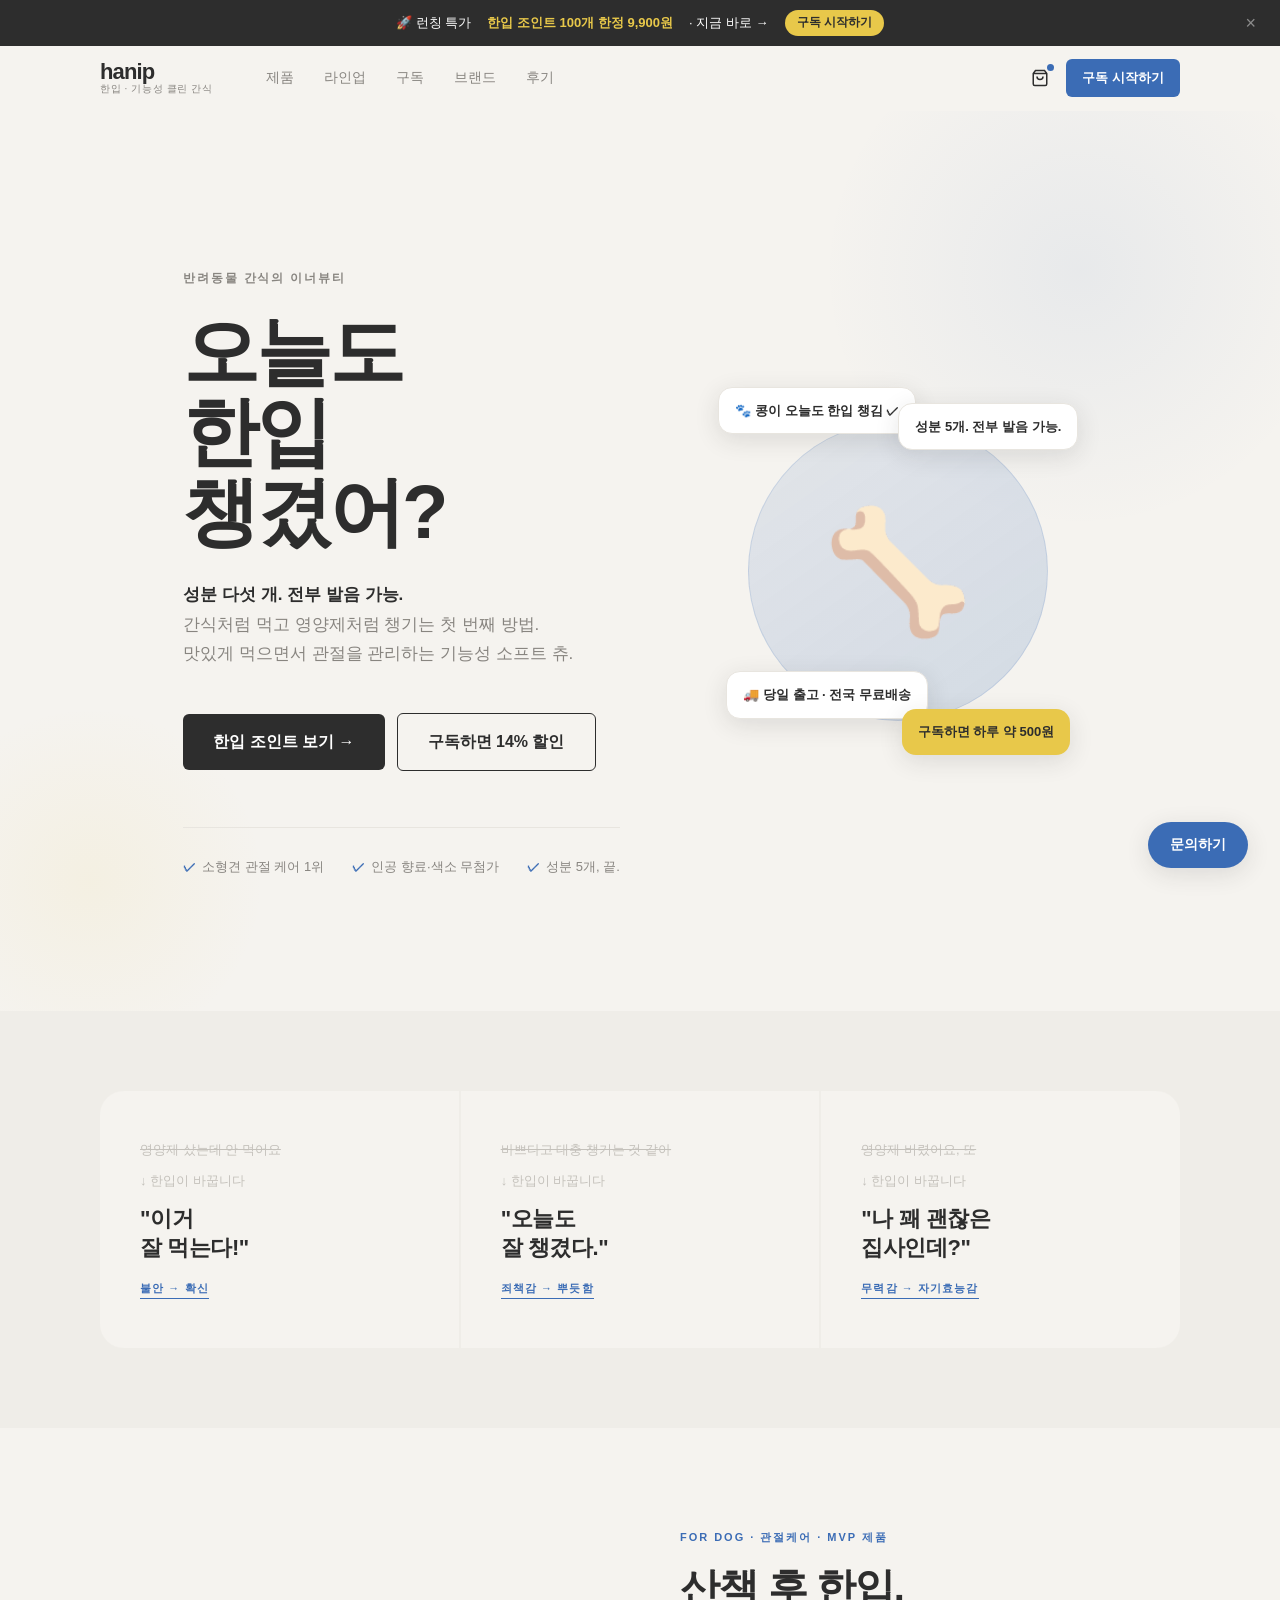
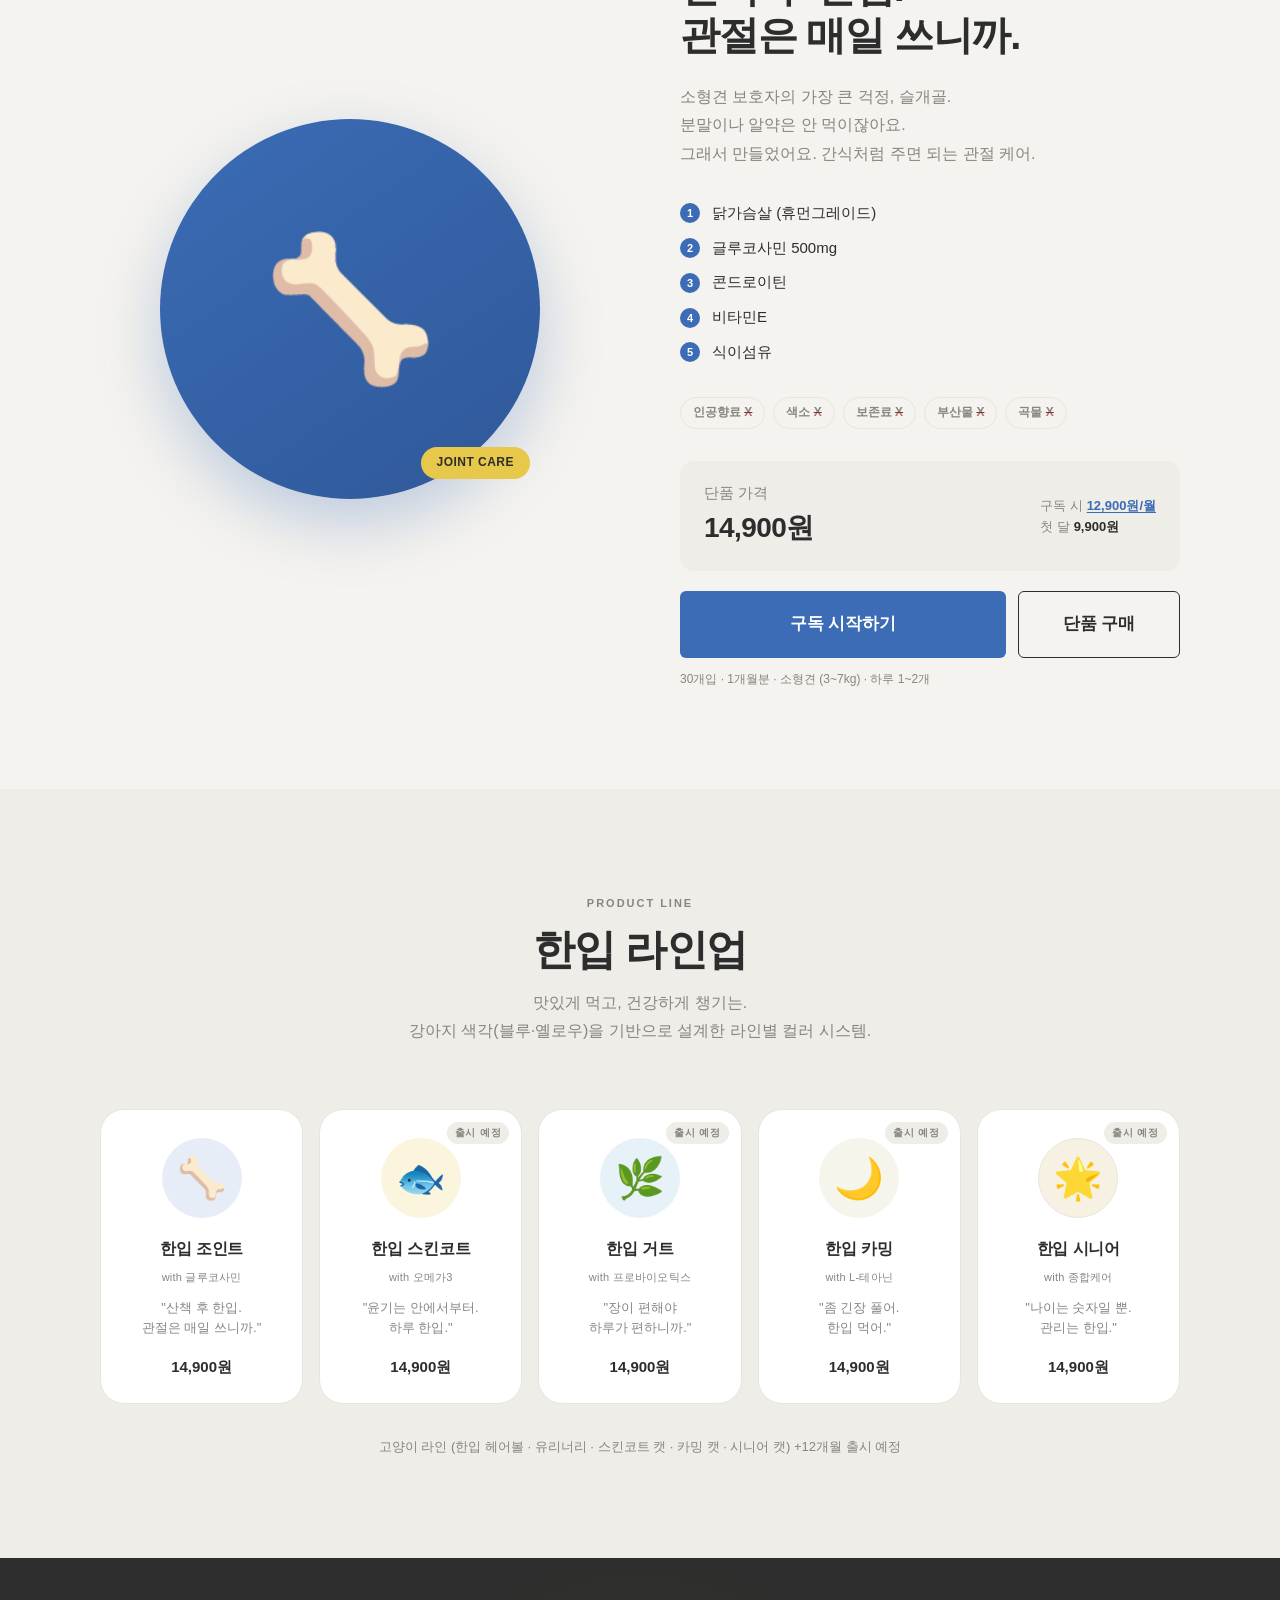
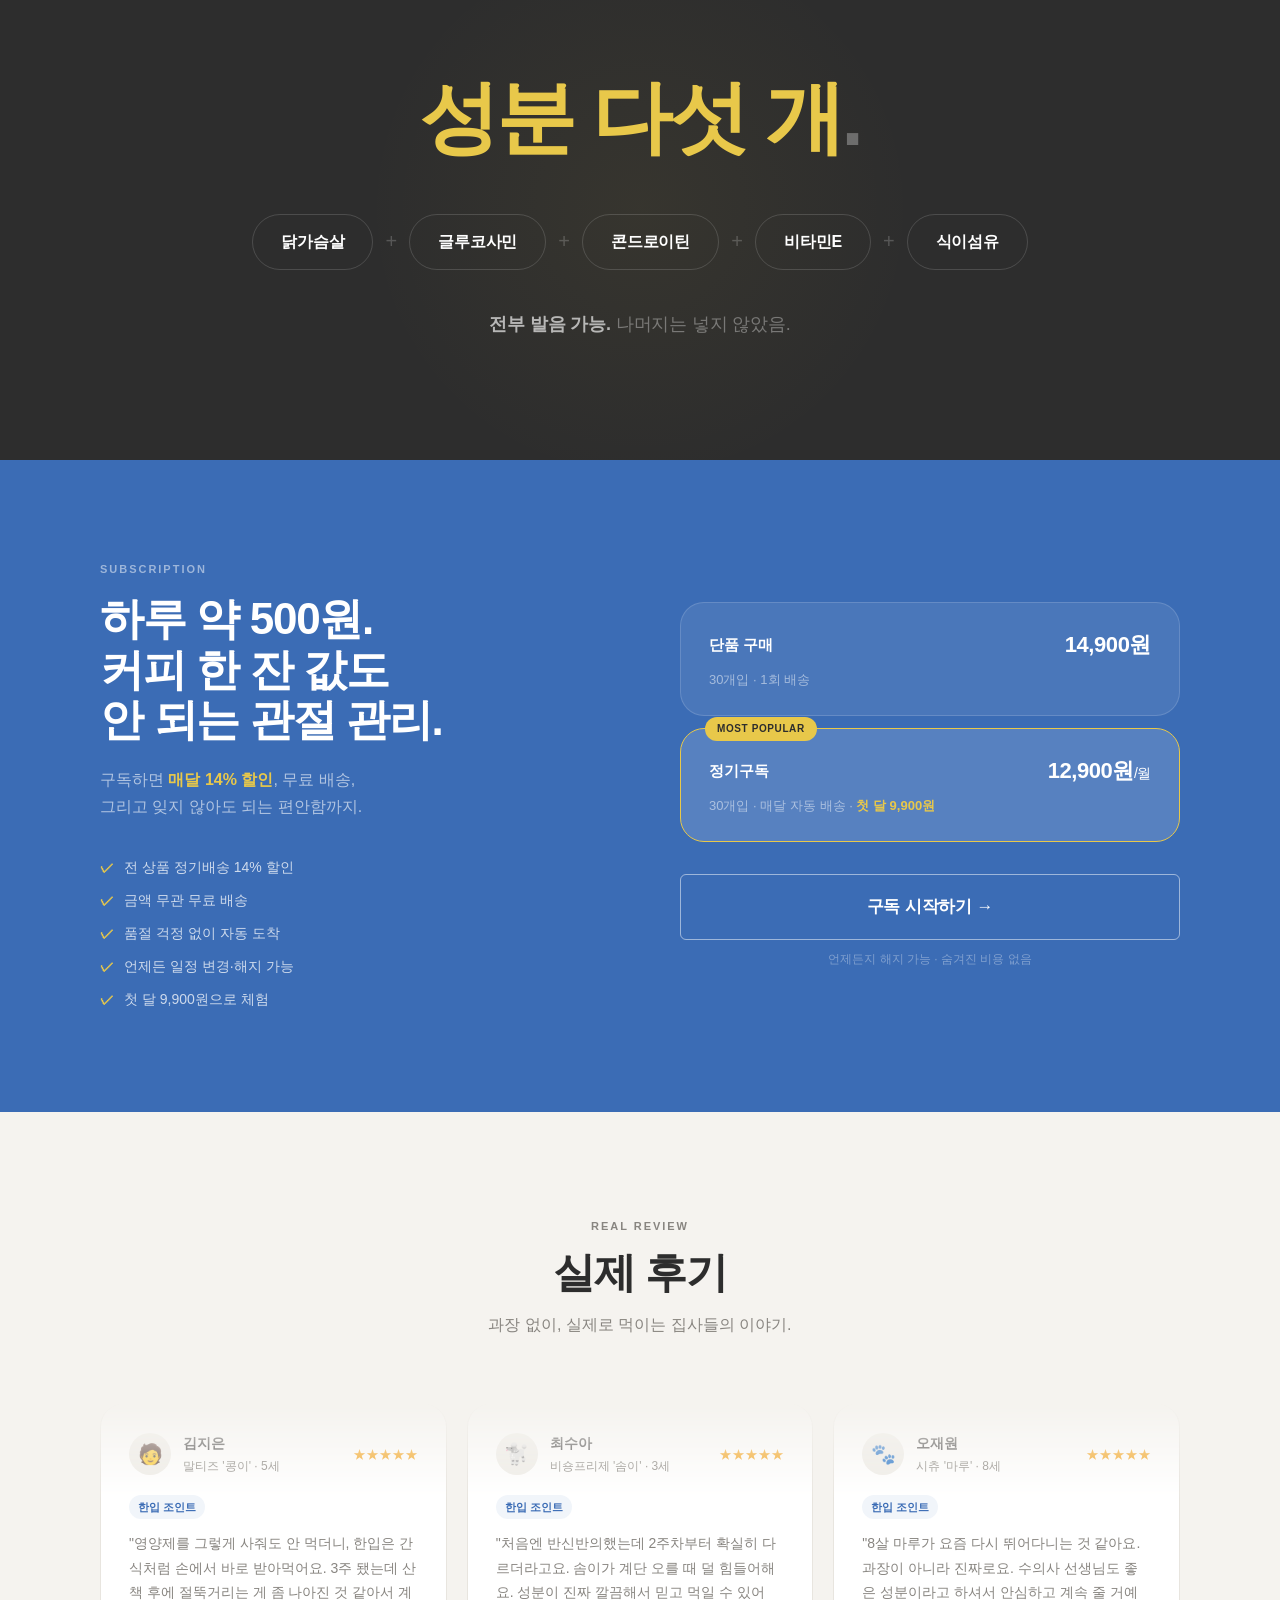
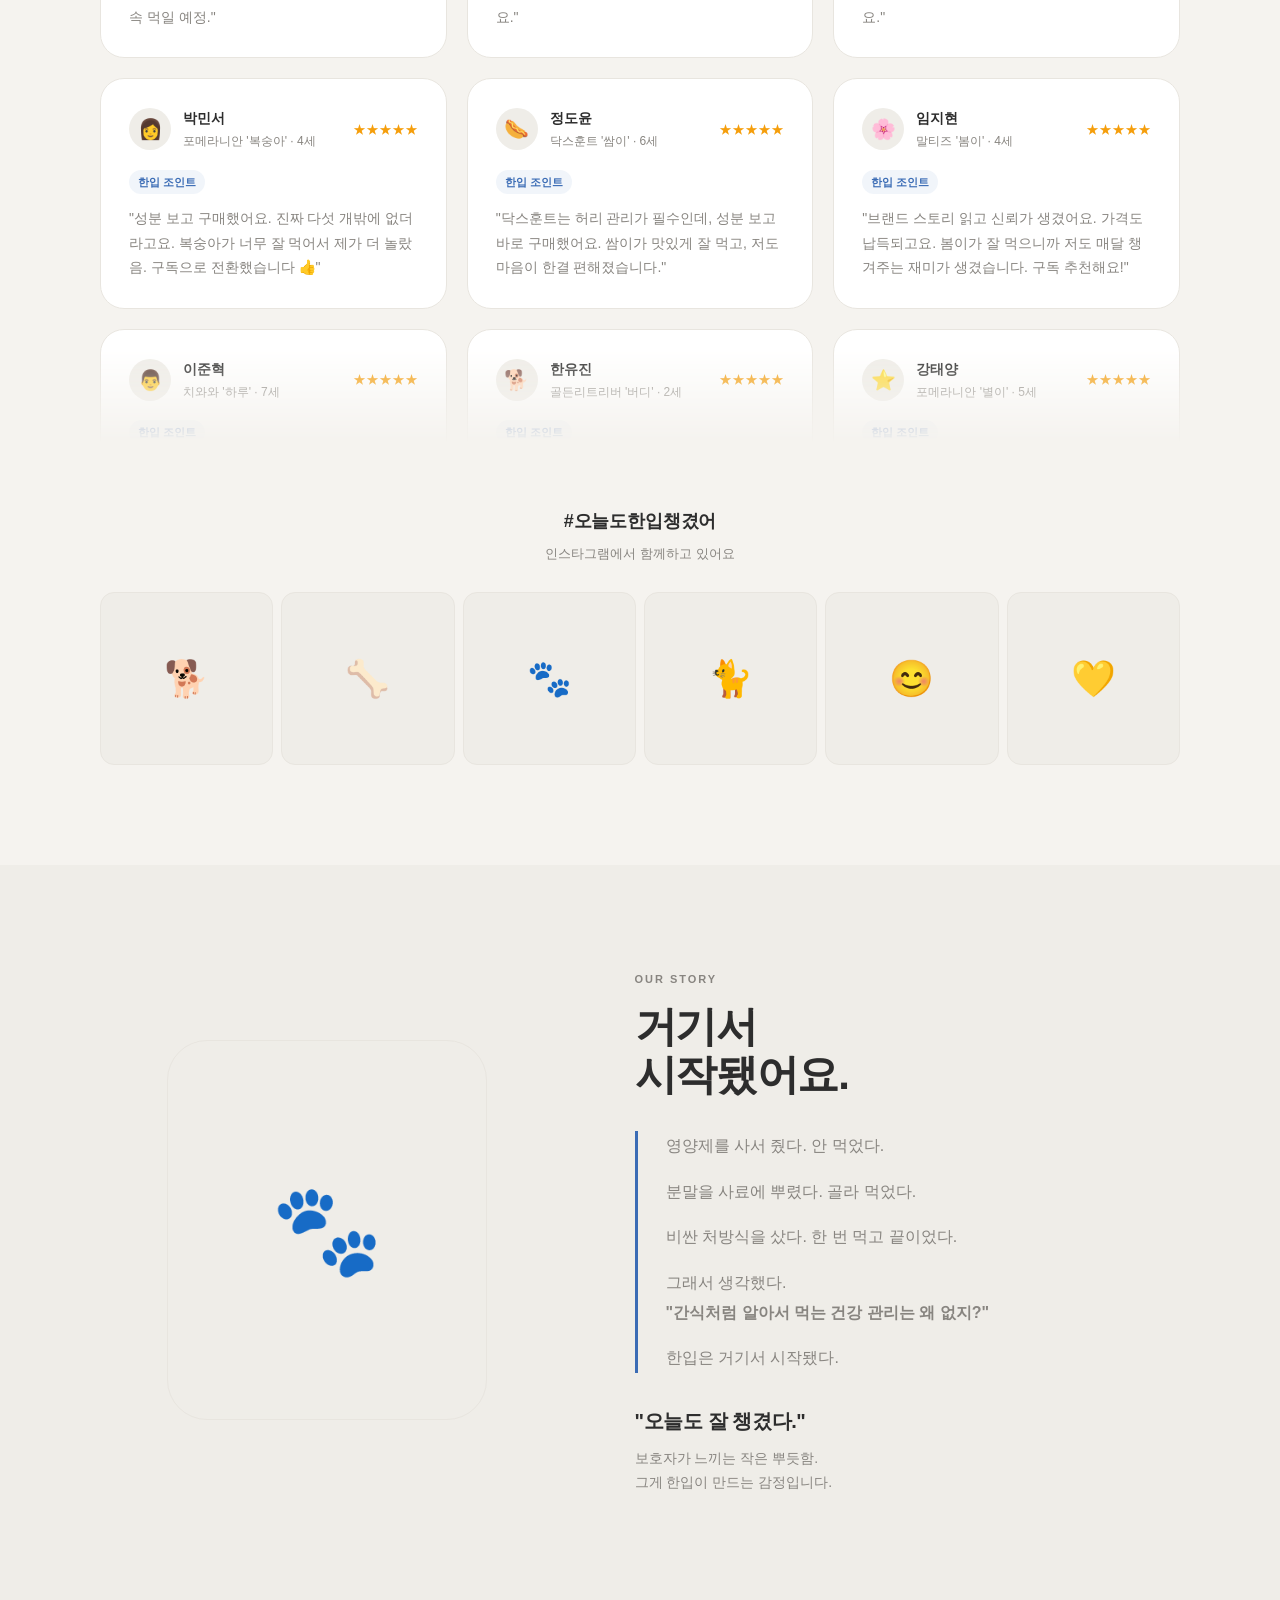
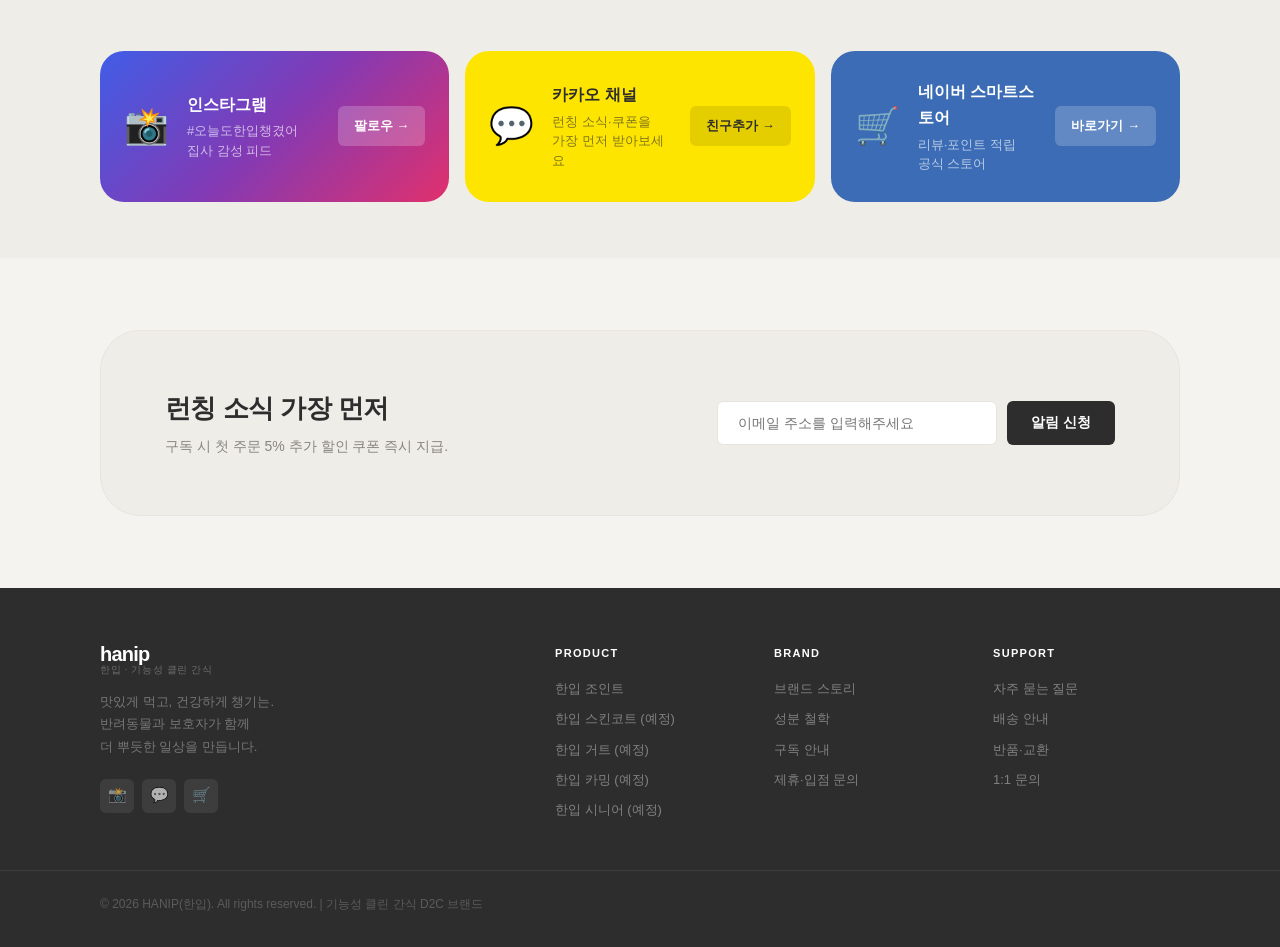
<file: index.html>
<!DOCTYPE html>
<html lang="ko">
<head>
  <meta charset="UTF-8" />
  <meta name="viewport" content="width=device-width, initial-scale=1.0" />
  <meta name="description" content="한입(HANIP) — 기능성 클린 간식 브랜드. 성분 다섯 개. 전부 발음 가능. 간식처럼 먹고 영양제처럼 챙기는 첫 번째 방법." />
  <title>한입 HANIP — 오늘도 한입 챙겼어?</title>
  <link rel="stylesheet" href="style-v4.css" />
</head>
<body>

  <!-- ① 런칭 탑바 -->
  <div class="launch-topbar" id="launchTopbar">
    <div class="launch-topbar-inner">
      <span>🚀 런칭 특가</span>
      <strong>한입 조인트 100개 한정 9,900원</strong>
      <span>· 지금 바로 →</span>
      <a class="launch-topbar-cta" href="#subscribe">구독 시작하기</a>
    </div>
    <button class="launch-topbar-close" id="topbarClose" aria-label="닫기">×</button>
  </div>

  <!-- ② 헤더 -->
  <header class="header" id="header">
    <div class="container header-inner">
      <a href="#" class="logo">
        <span class="logo-en">hanip</span>
        <span class="logo-kr">한입 · 기능성 클린 간식</span>
      </a>
      <nav class="nav" id="mainNav">
        <a href="#products" class="nav-link">제품</a>
        <a href="#lineup"   class="nav-link">라인업</a>
        <a href="#subscribe" class="nav-link">구독</a>
        <a href="#story"    class="nav-link">브랜드</a>
        <a href="#review"   class="nav-link">후기</a>
      </nav>
      <div class="header-actions">
        <a href="#" class="header-cart" aria-label="장바구니">
          <svg viewBox="0 0 24 24" fill="none" stroke="currentColor" stroke-width="2">
            <path d="M6 2 3 6v14a2 2 0 0 0 2 2h14a2 2 0 0 0 2-2V6l-3-4z"/>
            <line x1="3" y1="6" x2="21" y2="6"/>
            <path d="M16 10a4 4 0 0 1-8 0"/>
          </svg>
          <span class="cart-dot"></span>
        </a>
        <a href="#subscribe" class="btn btn-sm btn-primary">구독 시작하기</a>
      </div>
      <button class="mobile-menu-btn" id="mobileMenuBtn" aria-label="메뉴" aria-expanded="false">
        <span></span><span></span><span></span>
      </button>
    </div>
  </header>

  <!-- ③ 히어로 -->
  <section class="hero">
    <div class="container hero-inner">
      <div class="hero-text">
        <p class="hero-eyebrow">반려동물 간식의 이너뷰티</p>
        <h1 class="hero-title">
          오늘도<br>
          한입<br>
          챙겼어?
        </h1>
        <p class="hero-sub">
          <strong>성분 다섯 개. 전부 발음 가능.</strong><br>
          간식처럼 먹고 영양제처럼 챙기는 첫 번째 방법.<br>
          맛있게 먹으면서 관절을 관리하는 기능성 소프트 츄.
        </p>
        <div class="hero-actions">
          <a href="#products" class="btn btn-lg btn-dark">한입 조인트 보기 →</a>
          <a href="#subscribe" class="btn btn-lg btn-outline">구독하면 14% 할인</a>
        </div>
        <div class="hero-trust">
          <span class="hero-trust-item">소형견 관절 케어 1위</span>
          <span class="hero-trust-item">인공 향료·색소 무첨가</span>
          <span class="hero-trust-item">성분 5개, 끝.</span>
        </div>
      </div>

      <div class="hero-visual">
        <div class="hero-product-wrap">
          <div class="hero-product-circle">🦴</div>
          <div class="hero-float hf-1">🐾 콩이 오늘도 한입 챙김 ✓</div>
          <div class="hero-float hf-2">성분 5개. 전부 발음 가능.</div>
          <div class="hero-float hf-3">🚚 당일 출고 · 전국 무료배송</div>
          <div class="hero-float hf-4">구독하면 하루 약 500원</div>
        </div>
      </div>
    </div>
  </section>

  <!-- ④ 고객 감정 여정 -->
  <div class="emotion-section">
    <div class="container">
      <div class="emotion-grid">
        <div class="emotion-item fade-up">
          <p class="emotion-before">영양제 샀는데 안 먹어요</p>
          <p class="emotion-arrow">↓ 한입이 바꿉니다</p>
          <p class="emotion-after">"이거<br>잘 먹는다!"</p>
          <span class="emotion-tag">불안 → 확신</span>
        </div>
        <div class="emotion-item fade-up" style="transition-delay:0.1s">
          <p class="emotion-before">바쁘다고 대충 챙기는 것 같아</p>
          <p class="emotion-arrow">↓ 한입이 바꿉니다</p>
          <p class="emotion-after">"오늘도<br>잘 챙겼다."</p>
          <span class="emotion-tag">죄책감 → 뿌듯함</span>
        </div>
        <div class="emotion-item fade-up" style="transition-delay:0.2s">
          <p class="emotion-before">영양제 버렸어요, 또</p>
          <p class="emotion-arrow">↓ 한입이 바꿉니다</p>
          <p class="emotion-after">"나 꽤 괜찮은<br>집사인데?"</p>
          <span class="emotion-tag">무력감 → 자기효능감</span>
        </div>
      </div>
    </div>
  </div>

  <!-- ⑤ MVP 제품 — 한입 조인트 -->
  <section class="section" id="products">
    <div class="container mvp-inner">
      <div class="mvp-visual">
        <div class="mvp-circle">
          🦴
          <span class="mvp-line-badge">JOINT CARE</span>
        </div>
      </div>

      <div class="mvp-info">
        <p class="mvp-eyebrow">FOR DOG · 관절케어 · MVP 제품</p>
        <h2 class="mvp-title">
          산책 후 한입.<br>
          관절은 매일 쓰니까.
        </h2>
        <p class="mvp-desc">
          소형견 보호자의 가장 큰 걱정, 슬개골.<br>
          분말이나 알약은 안 먹이잖아요.<br>
          그래서 만들었어요. 간식처럼 주면 되는 관절 케어.
        </p>

        <div class="ingredient-list">
          <div style="display:flex;align-items:center;gap:12px;font-size:15px;font-weight:500;">
            <span class="ingredient-num">1</span>닭가슴살 (휴먼그레이드)
          </div>
          <div style="display:flex;align-items:center;gap:12px;font-size:15px;font-weight:500;">
            <span class="ingredient-num">2</span>글루코사민 500mg
          </div>
          <div style="display:flex;align-items:center;gap:12px;font-size:15px;font-weight:500;">
            <span class="ingredient-num">3</span>콘드로이틴
          </div>
          <div style="display:flex;align-items:center;gap:12px;font-size:15px;font-weight:500;">
            <span class="ingredient-num">4</span>비타민E
          </div>
          <div style="display:flex;align-items:center;gap:12px;font-size:15px;font-weight:500;">
            <span class="ingredient-num">5</span>식이섬유
          </div>
        </div>

        <div class="no-add-badges">
          <span class="no-add-badge">인공향료 <s>X</s></span>
          <span class="no-add-badge">색소 <s>X</s></span>
          <span class="no-add-badge">보존료 <s>X</s></span>
          <span class="no-add-badge">부산물 <s>X</s></span>
          <span class="no-add-badge">곡물 <s>X</s></span>
        </div>

        <div class="mvp-price-row">
          <div>
            <p class="mvp-price-single">단품 가격</p>
            <p class="mvp-price-main">14,900원</p>
          </div>
          <p class="mvp-price-sub">
            구독 시 <a href="#subscribe">12,900원/월</a><br>
            첫 달 <strong style="color:var(--hb)">9,900원</strong>
          </p>
        </div>

        <div style="display:flex;gap:12px;">
          <a href="#subscribe" class="btn btn-xl btn-primary" style="flex:1;justify-content:center;">구독 시작하기</a>
          <a href="#" class="btn btn-xl btn-outline">단품 구매</a>
        </div>
        <p style="margin-top:12px;font-size:12px;color:var(--hg);">30개입 · 1개월분 · 소형견 (3~7kg) · 하루 1~2개</p>
      </div>
    </div>
  </section>

  <!-- ⑥ 전 라인업 -->
  <section class="section section-soft" id="lineup">
    <div class="container">
      <div class="section-header centered">
        <p class="eyebrow">PRODUCT LINE</p>
        <h2 class="section-title">한입 라인업</h2>
        <p class="section-desc centered">
          맛있게 먹고, 건강하게 챙기는.<br>
          강아지 색각(블루·옐로우)을 기반으로 설계한 라인별 컬러 시스템.
        </p>
      </div>
      <div class="lineup-grid">

        <!-- 조인트 (출시 중) -->
        <div class="lineup-card fade-up">
          <div class="lineup-icon-wrap joint">🦴</div>
          <p class="lineup-name">한입 조인트</p>
          <p class="lineup-sub">with 글루코사민</p>
          <p class="lineup-copy">"산책 후 한입.<br>관절은 매일 쓰니까."</p>
          <p class="lineup-price">14,900원</p>
        </div>

        <!-- 스킨코트 (출시 예정) -->
        <div class="lineup-card coming-soon fade-up" style="transition-delay:0.08s">
          <span class="coming-label">출시 예정</span>
          <div class="lineup-icon-wrap skin">🐟</div>
          <p class="lineup-name">한입 스킨코트</p>
          <p class="lineup-sub">with 오메가3</p>
          <p class="lineup-copy">"윤기는 안에서부터.<br>하루 한입."</p>
          <p class="lineup-price">14,900원</p>
        </div>

        <!-- 거트 (출시 예정) -->
        <div class="lineup-card coming-soon fade-up" style="transition-delay:0.16s">
          <span class="coming-label">출시 예정</span>
          <div class="lineup-icon-wrap gut">🌿</div>
          <p class="lineup-name">한입 거트</p>
          <p class="lineup-sub">with 프로바이오틱스</p>
          <p class="lineup-copy">"장이 편해야<br>하루가 편하니까."</p>
          <p class="lineup-price">14,900원</p>
        </div>

        <!-- 카밍 (출시 예정) -->
        <div class="lineup-card coming-soon fade-up" style="transition-delay:0.24s">
          <span class="coming-label">출시 예정</span>
          <div class="lineup-icon-wrap calm">🌙</div>
          <p class="lineup-name">한입 카밍</p>
          <p class="lineup-sub">with L-테아닌</p>
          <p class="lineup-copy">"좀 긴장 풀어.<br>한입 먹어."</p>
          <p class="lineup-price">14,900원</p>
        </div>

        <!-- 시니어 (출시 예정) -->
        <div class="lineup-card coming-soon fade-up" style="transition-delay:0.32s">
          <span class="coming-label">출시 예정</span>
          <div class="lineup-icon-wrap senior">🌟</div>
          <p class="lineup-name">한입 시니어</p>
          <p class="lineup-sub">with 종합케어</p>
          <p class="lineup-copy">"나이는 숫자일 뿐.<br>관리는 한입."</p>
          <p class="lineup-price">14,900원</p>
        </div>

      </div>
      <p style="text-align:center;margin-top:32px;font-size:13px;color:var(--hg);">
        고양이 라인 (한입 헤어볼 · 유리너리 · 스킨코트 캣 · 카밍 캣 · 시니어 캣) +12개월 출시 예정
      </p>
    </div>
  </section>

  <!-- ⑦ 성분 투명성 (다크) -->
  <section class="ingredient-section">
    <p class="ingredient-big">성분 다섯 개<span class="ingredient-period">.</span></p>

    <div class="ingredient-items" id="ingredientItems">
      <div class="ingredient-step">
        <span class="ingredient-pill">닭가슴살</span>
        <span class="ingredient-plus">+</span>
      </div>
      <div class="ingredient-step">
        <span class="ingredient-pill">글루코사민</span>
        <span class="ingredient-plus">+</span>
      </div>
      <div class="ingredient-step">
        <span class="ingredient-pill">콘드로이틴</span>
        <span class="ingredient-plus">+</span>
      </div>
      <div class="ingredient-step">
        <span class="ingredient-pill">비타민E</span>
        <span class="ingredient-plus">+</span>
      </div>
      <div class="ingredient-step">
        <span class="ingredient-pill">식이섬유</span>
      </div>
    </div>

    <p class="ingredient-bottom">
      <em>전부 발음 가능.</em> 나머지는 넣지 않았음.
    </p>
  </section>

  <!-- ⑧ 구독 -->
  <section class="subscribe-section" id="subscribe">
    <div class="container subscribe-inner">
      <div class="subscribe-text">
        <p class="subscribe-eyebrow">SUBSCRIPTION</p>
        <h2 class="subscribe-title">
          하루 약 500원.<br>
          커피 한 잔 값도<br>
          안 되는 관절 관리.
        </h2>
        <p class="subscribe-price-frame">
          구독하면 <strong>매달 14% 할인</strong>, 무료 배송,<br>
          그리고 잊지 않아도 되는 편안함까지.
        </p>
        <div class="subscribe-benefits">
          <span class="subscribe-benefit">전 상품 정기배송 14% 할인</span>
          <span class="subscribe-benefit">금액 무관 무료 배송</span>
          <span class="subscribe-benefit">품절 걱정 없이 자동 도착</span>
          <span class="subscribe-benefit">언제든 일정 변경·해지 가능</span>
          <span class="subscribe-benefit">첫 달 9,900원으로 체험</span>
        </div>
      </div>

      <div class="subscribe-cards">
        <div class="sub-card" id="subSingle">
          <div class="sub-card-top">
            <span class="sub-card-name">단품 구매</span>
            <span class="sub-card-price">14,900원</span>
          </div>
          <p class="sub-card-desc">30개입 · 1회 배송</p>
        </div>

        <div class="sub-card selected" id="subSubscribe">
          <span class="sub-card-popular">MOST POPULAR</span>
          <div class="sub-card-top">
            <span class="sub-card-name">정기구독</span>
            <span class="sub-card-price">12,900원<span style="font-size:14px;font-weight:500;">/월</span></span>
          </div>
          <p class="sub-card-desc">
            30개입 · 매달 자동 배송 ·
            <span class="sub-card-desc-highlight">첫 달 9,900원</span>
          </p>
        </div>

        <div class="sub-cta-area">
          <a href="#" class="btn btn-xl btn-outline-white" style="width:100%;justify-content:center;">
            구독 시작하기 →
          </a>
          <p class="sub-cta-note">언제든지 해지 가능 · 숨겨진 비용 없음</p>
        </div>
      </div>
    </div>
  </section>

  <!-- ⑨ 고객 후기 + UGC -->
  <section class="section" id="review">
    <div class="container">
      <div class="section-header centered">
        <p class="eyebrow">REAL REVIEW</p>
        <h2 class="section-title">실제 후기</h2>
        <p class="section-desc centered">과장 없이, 실제로 먹이는 집사들의 이야기.</p>
      </div>

      <div class="testimonial-columns">
        <!-- 컬럼 1 -->
        <div class="tcol tcol-1">
          <div class="review-card">
            <div class="review-top">
              <div class="reviewer-avatar">🧑</div>
              <div>
                <p class="reviewer-name">김지은</p>
                <p class="reviewer-pet">말티즈 '콩이' · 5세</p>
              </div>
              <span class="review-stars">★★★★★</span>
            </div>
            <span class="review-product">한입 조인트</span>
            <p class="review-body">"영양제를 그렇게 사줘도 안 먹더니, 한입은 간식처럼 손에서 바로 받아먹어요. 3주 됐는데 산책 후에 절뚝거리는 게 좀 나아진 것 같아서 계속 먹일 예정."</p>
          </div>
          <div class="review-card">
            <div class="review-top">
              <div class="reviewer-avatar">👩</div>
              <div>
                <p class="reviewer-name">박민서</p>
                <p class="reviewer-pet">포메라니안 '복숭아' · 4세</p>
              </div>
              <span class="review-stars">★★★★★</span>
            </div>
            <span class="review-product">한입 조인트</span>
            <p class="review-body">"성분 보고 구매했어요. 진짜 다섯 개밖에 없더라고요. 복숭아가 너무 잘 먹어서 제가 더 놀랐음. 구독으로 전환했습니다 👍"</p>
          </div>
          <div class="review-card">
            <div class="review-top">
              <div class="reviewer-avatar">👨</div>
              <div>
                <p class="reviewer-name">이준혁</p>
                <p class="reviewer-pet">치와와 '하루' · 7세</p>
              </div>
              <span class="review-stars">★★★★★</span>
            </div>
            <span class="review-product">한입 조인트</span>
            <p class="review-body">"노령견이라 관절이 걱정됐는데 하루가 엄청 좋아해요. 하루 한입씩 주는 루틴 생겼음. 구독 신청했고 다음 달도 기다려집니다."</p>
          </div>
        </div>

        <!-- 컬럼 2 -->
        <div class="tcol tcol-2">
          <div class="review-card">
            <div class="review-top">
              <div class="reviewer-avatar">🐩</div>
              <div>
                <p class="reviewer-name">최수아</p>
                <p class="reviewer-pet">비숑프리제 '솜이' · 3세</p>
              </div>
              <span class="review-stars">★★★★★</span>
            </div>
            <span class="review-product">한입 조인트</span>
            <p class="review-body">"처음엔 반신반의했는데 2주차부터 확실히 다르더라고요. 솜이가 계단 오를 때 덜 힘들어해요. 성분이 진짜 깔끔해서 믿고 먹일 수 있어요."</p>
          </div>
          <div class="review-card">
            <div class="review-top">
              <div class="reviewer-avatar">🌭</div>
              <div>
                <p class="reviewer-name">정도윤</p>
                <p class="reviewer-pet">닥스훈트 '쌈이' · 6세</p>
              </div>
              <span class="review-stars">★★★★★</span>
            </div>
            <span class="review-product">한입 조인트</span>
            <p class="review-body">"닥스훈트는 허리 관리가 필수인데, 성분 보고 바로 구매했어요. 쌈이가 맛있게 잘 먹고, 저도 마음이 한결 편해졌습니다."</p>
          </div>
          <div class="review-card">
            <div class="review-top">
              <div class="reviewer-avatar">🐕</div>
              <div>
                <p class="reviewer-name">한유진</p>
                <p class="reviewer-pet">골든리트리버 '버디' · 2세</p>
              </div>
              <span class="review-stars">★★★★★</span>
            </div>
            <span class="review-product">한입 조인트</span>
            <p class="review-body">"대형견이라 간식도 성분 따지게 돼요. 한입은 불필요한 게 없어서 좋아요. 버디가 간식 타임을 기다리는 표정이 달라졌어요 🐾"</p>
          </div>
        </div>

        <!-- 컬럼 3 -->
        <div class="tcol tcol-3">
          <div class="review-card">
            <div class="review-top">
              <div class="reviewer-avatar">🐾</div>
              <div>
                <p class="reviewer-name">오재원</p>
                <p class="reviewer-pet">시츄 '마루' · 8세</p>
              </div>
              <span class="review-stars">★★★★★</span>
            </div>
            <span class="review-product">한입 조인트</span>
            <p class="review-body">"8살 마루가 요즘 다시 뛰어다니는 것 같아요. 과장이 아니라 진짜로요. 수의사 선생님도 좋은 성분이라고 하셔서 안심하고 계속 줄 거예요."</p>
          </div>
          <div class="review-card">
            <div class="review-top">
              <div class="reviewer-avatar">🌸</div>
              <div>
                <p class="reviewer-name">임지현</p>
                <p class="reviewer-pet">말티즈 '봄이' · 4세</p>
              </div>
              <span class="review-stars">★★★★★</span>
            </div>
            <span class="review-product">한입 조인트</span>
            <p class="review-body">"브랜드 스토리 읽고 신뢰가 생겼어요. 가격도 납득되고요. 봄이가 잘 먹으니까 저도 매달 챙겨주는 재미가 생겼습니다. 구독 추천해요!"</p>
          </div>
          <div class="review-card">
            <div class="review-top">
              <div class="reviewer-avatar">⭐</div>
              <div>
                <p class="reviewer-name">강태양</p>
                <p class="reviewer-pet">포메라니안 '별이' · 5세</p>
              </div>
              <span class="review-stars">★★★★★</span>
            </div>
            <span class="review-product">한입 조인트</span>
            <p class="review-body">"SNS에서 보고 반신반의했는데 직접 써보니 달라요. 별이가 먹자마자 뛰어오는 거 보면 진짜 맛있나봐요. 성분도 깔끔하고 재구매 확정입니다."</p>
          </div>
        </div>
      </div>

      <div class="ugc-header" style="margin-top:64px;">
        <p class="ugc-tag">#오늘도한입챙겼어</p>
        <p style="font-size:13px;color:var(--hg);margin-top:6px;">인스타그램에서 함께하고 있어요</p>
      </div>
      <div class="ugc-grid">
        <div class="ugc-cell">🐕</div>
        <div class="ugc-cell">🦴</div>
        <div class="ugc-cell">🐾</div>
        <div class="ugc-cell">🐈</div>
        <div class="ugc-cell">😊</div>
        <div class="ugc-cell">💛</div>
      </div>
    </div>
  </section>

  <!-- ⑩ 브랜드 스토리 -->
  <section class="story-section section-soft" id="story">
    <div class="container story-inner">
      <div class="story-visual">
        <div class="story-photo">🐾</div>
      </div>
      <div class="story-text">
        <p class="eyebrow">OUR STORY</p>
        <h2 class="section-title" style="margin-bottom:8px;">거기서<br>시작됐어요.</h2>

        <div class="story-quote">
          <p>영양제를 사서 줬다. 안 먹었다.</p>
          <p>분말을 사료에 뿌렸다. 골라 먹었다.</p>
          <p>비싼 처방식을 샀다. 한 번 먹고 끝이었다.</p>
          <p>그래서 생각했다.<br>
          <strong>"간식처럼 알아서 먹는 건강 관리는 왜 없지?"</strong></p>
          <p>한입은 거기서 시작됐다.</p>
        </div>

        <p class="story-tagline">"오늘도 잘 챙겼다."</p>
        <p style="margin-top:8px;font-size:14px;color:var(--hg);line-height:1.75;">
          보호자가 느끼는 작은 뿌듯함.<br>
          그게 한입이 만드는 감정입니다.
        </p>
      </div>
    </div>
  </section>

  <!-- ⑪ 채널 CTA -->
  <section class="channel-section">
    <div class="container channel-grid">
      <div class="channel-card ch-insta">
        <div class="ch-icon">📸</div>
        <div class="ch-body">
          <h3>인스타그램</h3>
          <p>#오늘도한입챙겼어<br>집사 감성 피드</p>
        </div>
        <a href="#" class="ch-cta">팔로우 →</a>
      </div>
      <div class="channel-card ch-kakao">
        <div class="ch-icon">💬</div>
        <div class="ch-body">
          <h3>카카오 채널</h3>
          <p>런칭 소식·쿠폰을<br>가장 먼저 받아보세요</p>
        </div>
        <a href="#" class="ch-cta">친구추가 →</a>
      </div>
      <div class="channel-card ch-store">
        <div class="ch-icon">🛒</div>
        <div class="ch-body">
          <h3>네이버 스마트스토어</h3>
          <p>리뷰·포인트 적립<br>공식 스토어</p>
        </div>
        <a href="#" class="ch-cta">바로가기 →</a>
      </div>
    </div>
  </section>

  <!-- 뉴스레터 -->
  <section class="newsletter-section">
    <div class="container">
      <div class="newsletter-inner">
        <div class="newsletter-text">
          <h2>런칭 소식 가장 먼저</h2>
          <p>구독 시 첫 주문 5% 추가 할인 쿠폰 즉시 지급.</p>
        </div>
        <form class="newsletter-form" id="newsletterForm">
          <input type="email" placeholder="이메일 주소를 입력해주세요" />
          <button type="submit" class="newsletter-submit">알림 신청</button>
        </form>
      </div>
    </div>
  </section>

  <!-- ⑫ 푸터 -->
  <footer class="footer">
    <div class="container footer-inner">
      <div class="footer-brand">
        <a href="#" class="logo" style="margin-bottom:16px;">
          <span class="logo-en" style="color:#fff;">hanip</span>
          <span class="logo-kr">한입 · 기능성 클린 간식</span>
        </a>
        <p>
          맛있게 먹고, 건강하게 챙기는.<br>
          반려동물과 보호자가 함께<br>더 뿌듯한 일상을 만듭니다.
        </p>
        <div class="footer-social">
          <a href="#">📸</a>
          <a href="#">💬</a>
          <a href="#">🛒</a>
        </div>
      </div>
      <div class="footer-links">
        <div class="footer-col">
          <h5>PRODUCT</h5>
          <a href="#">한입 조인트</a>
          <a href="#">한입 스킨코트 (예정)</a>
          <a href="#">한입 거트 (예정)</a>
          <a href="#">한입 카밍 (예정)</a>
          <a href="#">한입 시니어 (예정)</a>
        </div>
        <div class="footer-col">
          <h5>BRAND</h5>
          <a href="#">브랜드 스토리</a>
          <a href="#">성분 철학</a>
          <a href="#">구독 안내</a>
          <a href="#">제휴·입점 문의</a>
        </div>
        <div class="footer-col">
          <h5>SUPPORT</h5>
          <a href="#">자주 묻는 질문</a>
          <a href="#">배송 안내</a>
          <a href="#">반품·교환</a>
          <a href="#">1:1 문의</a>
        </div>
      </div>
    </div>
    <div class="footer-bottom">
      <div class="container">
        <p>© 2026 HANIP(한입). All rights reserved. | 기능성 클린 간식 D2C 브랜드</p>
      </div>
    </div>
  </footer>

  <!-- 플로팅 문의 버튼 -->
  <button class="fab-contact" id="fabContact" aria-label="문의하기">문의하기</button>

  <!-- 문의 모달 -->
  <div class="modal-overlay" id="contactOverlay" role="dialog" aria-modal="true" aria-labelledby="contactTitle">
    <div class="modal-box" id="contactBox">
      <button class="modal-close" id="contactClose" aria-label="닫기">✕</button>

      <h2 class="modal-title" id="contactTitle">문의하기</h2>
      <p class="modal-desc">궁금한 점을 남겨주시면 빠르게 답변드릴게요.</p>

      <form class="contact-form" id="contactForm" novalidate>
        <div class="form-group">
          <label for="contactName">이름</label>
          <input type="text" id="contactName" placeholder="홍길동" required />
        </div>
        <div class="form-group">
          <label for="contactEmail">이메일</label>
          <input type="email" id="contactEmail" placeholder="hello@example.com" required />
        </div>
        <div class="form-group">
          <label for="contactType">문의 유형</label>
          <select id="contactType" required>
            <option value="" disabled selected>선택해주세요</option>
            <option value="product">제품 문의</option>
            <option value="subscribe">구독 문의</option>
            <option value="purchase">구매 문의</option>
            <option value="other">기타</option>
          </select>
        </div>
        <div class="form-group">
          <label for="contactMessage">문의 내용</label>
          <textarea id="contactMessage" rows="4" placeholder="자유롭게 작성해주세요." required></textarea>
        </div>
        <button type="submit" class="btn btn-primary btn-lg contact-submit">보내기</button>
      </form>

      <div class="contact-success" id="contactSuccess" hidden>
        <div class="success-icon">✓</div>
        <h3>문의가 접수되었어요</h3>
        <p>확인 후 빠르게 답변드릴게요.</p>
        <button class="btn btn-outline btn-md" id="contactSuccessClose">닫기</button>
      </div>
    </div>
  </div>

  <script src="script-v4.js"></script>
</body>
</html>
</file>
<file: style-v4.css>
/* ===================================================
   한입 (HANIP) v4 — 기능성 클린 간식 D2C 브랜드
   타겟: 25~40세 MZ 반려인
   컨셉: 힘 뺀, 팩트 기반, 과장 없음
   =================================================== */

*, *::before, *::after { box-sizing: border-box; margin: 0; padding: 0; }

:root {
  /* ── 브랜드 베이스 ── */
  --hw:           #F5F3EF;   /* 오프화이트 */
  --hb:           #2D2D2D;   /* 소프트 블랙 */
  --hg:           #888580;   /* 미드 그레이 */
  --hg-light:     #C4C1BB;   /* 라이트 그레이 */
  --border:       #E8E5DF;   /* 경계선 */
  --bg-soft:      #EFEDE8;   /* 살짝 어두운 오프화이트 */

  /* ── 제품 라인 컬러 (강아지 색각: 블루+옐로우만) ── */
  --line-joint:   #3B6CB5;   /* 딥 블루 — 조인트 */
  --line-skin:    #E8C84A;   /* 웜 옐로우 — 스킨코트 */
  --line-gut:     #7AB8D9;   /* 스카이 블루 — 거트 */
  --line-calm:    #C4B87A;   /* 옐로우 연한 — 카밍 */
  --line-senior:  #F0E4C8;   /* 크림 — 시니어 */

  /* ── 기능 컬러 ── */
  --success:      #065F46;
  --danger:       #B91C1C;

  /* ── 기하 ── */
  --radius-sm:   6px;
  --radius:      14px;
  --radius-lg:   24px;
  --radius-xl:   40px;
  --radius-pill: 999px;

  /* ── 그림자 ── */
  --shadow-xs: 0 1px 4px rgba(45,45,45,0.06);
  --shadow:    0 2px 12px rgba(45,45,45,0.09);
  --shadow-md: 0 6px 24px rgba(45,45,45,0.12);
  --shadow-lg: 0 16px 48px rgba(45,45,45,0.16);

  /* ── 전환 ── */
  --ease: 0.22s cubic-bezier(0.4,0,0.2,1);
}

html { scroll-behavior: smooth; }

body {
  font-family: 'Pretendard', 'Apple SD Gothic Neo', 'Noto Sans KR', sans-serif;
  background: var(--hw);
  color: var(--hb);
  line-height: 1.65;
  -webkit-font-smoothing: antialiased;
}

a { text-decoration: none; color: inherit; }
button { cursor: pointer; border: none; background: none; font-family: inherit; }
img { max-width: 100%; display: block; }

.container {
  max-width: 1160px;
  margin: 0 auto;
  padding: 0 40px;
}

/* ===== 버튼 ===== */
.btn {
  display: inline-flex;
  align-items: center;
  gap: 8px;
  font-family: inherit;
  font-weight: 600;
  border-radius: var(--radius-sm);
  transition: all var(--ease);
  cursor: pointer;
  white-space: nowrap;
}
.btn-sm  { padding: 8px 16px;  font-size: 13px; }
.btn-md  { padding: 12px 22px; font-size: 14px; }
.btn-lg  { padding: 15px 30px; font-size: 16px; }
.btn-xl  { padding: 18px 44px; font-size: 17px; letter-spacing: -0.01em; }

.btn-primary {
  background: var(--line-joint);
  color: #fff;
  border: none;
}
.btn-primary:hover { background: #2F5899; transform: translateY(-1px); }

.btn-dark {
  background: var(--hb);
  color: #fff;
  border: none;
}
.btn-dark:hover { background: #1A1A1A; transform: translateY(-1px); }

.btn-outline {
  background: transparent;
  color: var(--hb);
  border: 1.5px solid var(--hb);
}
.btn-outline:hover { background: var(--hb); color: #fff; }

.btn-outline-white {
  background: transparent;
  color: #fff;
  border: 1.5px solid rgba(255,255,255,0.5);
}
.btn-outline-white:hover { background: rgba(255,255,255,0.12); border-color: #fff; }

.btn-outline-joint {
  background: transparent;
  color: var(--line-joint);
  border: 1.5px solid var(--line-joint);
}
.btn-outline-joint:hover { background: var(--line-joint); color: #fff; }

/* ===== [01] 탑바 ===== */
.launch-topbar {
  background: var(--hb);
  color: #fff;
  font-size: 13px;
  font-weight: 500;
  padding: 10px 0;
  text-align: center;
  position: relative;
  z-index: 300;
}
.launch-topbar-inner {
  display: flex;
  align-items: center;
  justify-content: center;
  gap: 16px;
}
.launch-topbar strong { color: var(--line-skin); font-weight: 700; }
.launch-topbar-cta {
  background: var(--line-skin);
  color: var(--hb);
  padding: 3px 12px;
  border-radius: var(--radius-pill);
  font-size: 12px;
  font-weight: 700;
  transition: opacity var(--ease);
}
.launch-topbar-cta:hover { opacity: 0.85; }
.launch-topbar-close {
  position: absolute;
  right: 20px;
  top: 50%;
  transform: translateY(-50%);
  color: rgba(255,255,255,0.45);
  font-size: 18px;
  line-height: 1;
  padding: 4px;
  transition: color var(--ease);
}
.launch-topbar-close:hover { color: #fff; }

/* ===== [02] 헤더 ===== */
.header {
  position: sticky;
  top: 0;
  z-index: 200;
  background: var(--hw);
  border-bottom: 1px solid transparent;
  transition: border-color var(--ease), box-shadow var(--ease);
}
.header.scrolled {
  border-color: var(--border);
  box-shadow: var(--shadow-xs);
}

.header-inner {
  display: flex;
  align-items: center;
  height: 64px;
  gap: 40px;
}

.logo {
  display: flex;
  flex-direction: column;
  line-height: 1;
  flex-shrink: 0;
  gap: 1px;
}
.logo-en {
  font-size: 22px;
  font-weight: 900;
  letter-spacing: -0.04em;
  color: var(--hb);
}
.logo-kr {
  font-size: 10px;
  font-weight: 500;
  color: var(--hg);
  letter-spacing: 0.06em;
}

.nav {
  display: flex;
  gap: 2px;
  flex: 1;
}
.nav-link {
  font-size: 14px;
  font-weight: 500;
  color: var(--hg);
  padding: 7px 14px;
  border-radius: var(--radius-sm);
  transition: all var(--ease);
}
.nav-link:hover { color: var(--hb); background: var(--bg-soft); }
.nav-link.active { color: var(--hb); font-weight: 600; }

.header-actions {
  display: flex;
  align-items: center;
  gap: 8px;
  flex-shrink: 0;
}
.header-cart {
  position: relative;
  width: 36px; height: 36px;
  display: flex;
  align-items: center;
  justify-content: center;
  border-radius: var(--radius-sm);
  color: var(--hb);
  transition: background var(--ease);
}
.header-cart:hover { background: var(--bg-soft); }
.header-cart svg { width: 18px; height: 18px; }
.cart-dot {
  position: absolute;
  top: 4px; right: 4px;
  width: 7px; height: 7px;
  background: var(--line-joint);
  border-radius: 50%;
}

.mobile-menu-btn {
  display: none;
  flex-direction: column;
  gap: 5px;
  padding: 8px;
}
.mobile-menu-btn span {
  width: 20px; height: 2px;
  background: var(--hb);
  border-radius: 2px;
  display: block;
  transition: all 0.3s;
}

.nav.nav-open {
  display: flex !important;
  flex-direction: column;
  position: absolute;
  top: 64px; left: 0; right: 0;
  background: var(--hw);
  padding: 16px 40px 24px;
  border-bottom: 1px solid var(--border);
  z-index: 199;
  box-shadow: var(--shadow-md);
}
.nav.nav-open .nav-link { padding: 12px 0; border-radius: 0; border-bottom: 1px solid var(--border); }

/* ===== [03] 히어로 ===== */
.hero {
  min-height: 100vh;
  background: var(--hw);
  display: flex;
  align-items: center;
  padding: 80px 0 60px;
  position: relative;
  overflow: hidden;
}

/* 배경 원형 장식 */
.hero::before {
  content: '';
  position: absolute;
  top: -120px; right: -80px;
  width: 560px; height: 560px;
  background: radial-gradient(circle, rgba(59,108,181,0.07) 0%, transparent 65%);
  pointer-events: none;
}
.hero::after {
  content: '';
  position: absolute;
  bottom: -60px; left: -100px;
  width: 380px; height: 380px;
  background: radial-gradient(circle, rgba(232,200,74,0.08) 0%, transparent 65%);
  pointer-events: none;
}

.hero-inner {
  display: grid;
  grid-template-columns: 1.1fr 1fr;
  align-items: center;
  gap: 80px;
  position: relative;
  z-index: 1;
}

.hero-eyebrow {
  display: inline-block;
  font-size: 12px;
  font-weight: 600;
  letter-spacing: 0.15em;
  text-transform: uppercase;
  color: var(--hg);
  margin-bottom: 24px;
}

.hero-title {
  font-size: 76px;
  font-weight: 900;
  line-height: 1.05;
  letter-spacing: -0.04em;
  color: var(--hb);
  margin-bottom: 28px;
}

.hero-sub {
  font-size: 17px;
  color: var(--hg);
  line-height: 1.75;
  margin-bottom: 44px;
  max-width: 420px;
}
.hero-sub strong { color: var(--hb); font-weight: 700; }

.hero-actions {
  display: flex;
  gap: 12px;
  align-items: center;
  flex-wrap: wrap;
  margin-bottom: 56px;
}

.hero-trust {
  display: flex;
  gap: 28px;
  padding-top: 28px;
  border-top: 1px solid var(--border);
}
.hero-trust-item {
  font-size: 13px;
  color: var(--hg);
  display: flex;
  align-items: center;
  gap: 6px;
}
.hero-trust-item::before {
  content: '✓';
  color: var(--line-joint);
  font-weight: 700;
}

/* 히어로 텍스트 컬럼 */
.hero-text { /* 그리드 좌측 — 별도 제약 없음 */ }

/* 히어로 비주얼 */
.hero-visual {
  display: flex;
  justify-content: center;
  align-items: center;
  position: relative;
}

.hero-product-wrap {
  position: relative;
  width: 360px;
  height: 400px;
}

.hero-product-circle {
  position: absolute;
  top: 50%; left: 50%;
  transform: translate(-50%, -50%);
  width: 300px; height: 300px;
  border-radius: 50%;
  background: linear-gradient(145deg, rgba(59,108,181,0.10), rgba(59,108,181,0.18));
  border: 1px solid rgba(59,108,181,0.15);
  display: flex;
  align-items: center;
  justify-content: center;
  font-size: 120px;
  animation: heroFloat 5s ease-in-out infinite;
}
@keyframes heroFloat {
  0%,100% { transform: translate(-50%,-50%) translateY(0); }
  50%      { transform: translate(-50%,-50%) translateY(-12px); }
}

.hero-float {
  position: absolute;
  background: #fff;
  border: 1px solid var(--border);
  border-radius: var(--radius);
  padding: 12px 16px;
  font-size: 13px;
  font-weight: 600;
  color: var(--hb);
  box-shadow: var(--shadow-md);
  white-space: nowrap;
}
.hf-1 { top: 16px; left: 0; animation: hfloat1 5s ease-in-out infinite; }
.hf-2 { top: 32px; right: 0; animation: hfloat2 5s ease-in-out infinite 1s; }
.hf-3 { bottom: 52px; left: 8px; animation: hfloat1 5s ease-in-out infinite 2s; }
.hf-4 { bottom: 16px; right: 8px; background: var(--line-skin); color: var(--hb); border: none; animation: hfloat2 5s ease-in-out infinite 1.5s; }
@keyframes hfloat1 { 0%,100%{transform:translateY(0)} 50%{transform:translateY(-7px)} }
@keyframes hfloat2 { 0%,100%{transform:translateY(0)} 50%{transform:translateY(-9px)} }

/* ===== 섹션 공통 ===== */
.section { padding: 100px 0; }
.section-soft { background: var(--bg-soft); }
.section-dark { background: var(--hb); }

.section-header { margin-bottom: 64px; }
.section-header.centered { text-align: center; }

.eyebrow {
  display: inline-block;
  font-size: 11px;
  font-weight: 700;
  letter-spacing: 0.18em;
  text-transform: uppercase;
  color: var(--hg);
  margin-bottom: 14px;
}
.section-dark .eyebrow { color: rgba(255,255,255,0.4); }

.section-title {
  font-size: 42px;
  font-weight: 900;
  letter-spacing: -0.03em;
  line-height: 1.15;
  margin-bottom: 14px;
  color: var(--hb);
}
.section-dark .section-title { color: #fff; }

.section-desc {
  font-size: 16px;
  color: var(--hg);
  line-height: 1.75;
  max-width: 540px;
}
.section-desc.centered { margin: 0 auto; }
.section-dark .section-desc { color: rgba(255,255,255,0.45); }

/* ===== [04] 감정 여정 ===== */
.emotion-section { padding: 80px 0; background: var(--bg-soft); }
.emotion-grid {
  display: grid;
  grid-template-columns: repeat(3, 1fr);
  gap: 2px;
}
.emotion-item {
  padding: 48px 40px;
  background: var(--hw);
  position: relative;
}
.emotion-item:first-child { border-radius: var(--radius-lg) 0 0 var(--radius-lg); }
.emotion-item:last-child  { border-radius: 0 var(--radius-lg) var(--radius-lg) 0; }

.emotion-before {
  font-size: 13px;
  color: var(--hg-light);
  text-decoration: line-through;
  margin-bottom: 10px;
}
.emotion-arrow {
  font-size: 13px;
  color: var(--hg-light);
  margin-bottom: 12px;
}
.emotion-after {
  font-size: 22px;
  font-weight: 800;
  color: var(--hb);
  line-height: 1.35;
  letter-spacing: -0.02em;
}
.emotion-tag {
  display: inline-block;
  margin-top: 16px;
  font-size: 11px;
  font-weight: 700;
  letter-spacing: 0.1em;
  text-transform: uppercase;
  color: var(--line-joint);
  border-bottom: 1.5px solid var(--line-joint);
  padding-bottom: 1px;
}

/* ===== [05] MVP 제품 ===== */
.mvp-inner {
  display: grid;
  grid-template-columns: 1fr 1fr;
  gap: 80px;
  align-items: center;
}

.mvp-visual {
  display: flex;
  align-items: center;
  justify-content: center;
}
.mvp-circle {
  width: 380px; height: 380px;
  border-radius: 50%;
  background: linear-gradient(145deg, #3B6CB5, #2F5899);
  display: flex;
  align-items: center;
  justify-content: center;
  font-size: 140px;
  box-shadow: 0 24px 64px rgba(59,108,181,0.30);
  position: relative;
}
.mvp-line-badge {
  position: absolute;
  bottom: 20px; right: 10px;
  background: var(--line-skin);
  color: var(--hb);
  font-size: 12px;
  font-weight: 800;
  padding: 6px 16px;
  border-radius: var(--radius-pill);
  letter-spacing: 0.04em;
}

/* MVP 텍스트 컬럼 */
.mvp-info { /* 그리드 우측 — 별도 제약 없음 */ }

.mvp-eyebrow {
  font-size: 11px;
  font-weight: 700;
  letter-spacing: 0.18em;
  text-transform: uppercase;
  color: var(--line-joint);
  margin-bottom: 16px;
}
.mvp-title {
  font-size: 40px;
  font-weight: 900;
  letter-spacing: -0.03em;
  line-height: 1.2;
  margin-bottom: 24px;
  color: var(--hb);
}
.mvp-desc {
  font-size: 16px;
  color: var(--hg);
  line-height: 1.8;
  margin-bottom: 32px;
}

.ingredient-list {
  display: flex;
  flex-direction: column;
  gap: 10px;
  margin-bottom: 32px;
}
.ingredient-item {
  display: flex;
  align-items: center;
  gap: 12px;
  font-size: 15px;
  font-weight: 500;
  color: var(--hb);
}
.ingredient-item::before {
  content: '';
  width: 20px; height: 20px;
  border-radius: 50%;
  background: var(--line-joint);
  flex-shrink: 0;
  display: flex;
  align-items: center;
  justify-content: center;
}
.ingredient-num {
  width: 20px; height: 20px;
  border-radius: 50%;
  background: var(--line-joint);
  color: #fff;
  font-size: 11px;
  font-weight: 800;
  display: flex;
  align-items: center;
  justify-content: center;
  flex-shrink: 0;
}

.no-add-badges {
  display: flex;
  gap: 8px;
  flex-wrap: wrap;
  margin-bottom: 32px;
}
.no-add-badge {
  padding: 5px 12px;
  border-radius: var(--radius-pill);
  border: 1px solid var(--border);
  font-size: 12px;
  font-weight: 600;
  color: var(--hg);
  background: var(--hw);
}
.no-add-badge s { text-decoration-color: var(--danger); }

.mvp-price-row {
  display: flex;
  align-items: center;
  gap: 20px;
  padding: 20px 24px;
  background: var(--bg-soft);
  border-radius: var(--radius);
  margin-bottom: 20px;
}
.mvp-price-single {
  font-size: 15px;
  color: var(--hg);
}
.mvp-price-main {
  font-size: 28px;
  font-weight: 900;
  color: var(--hb);
  letter-spacing: -0.02em;
}
.mvp-price-sub {
  font-size: 13px;
  color: var(--hg);
  margin-left: auto;
}
.mvp-price-sub a {
  color: var(--line-joint);
  font-weight: 600;
  text-decoration: underline;
  text-underline-offset: 2px;
}

/* ===== [06] 라인업 ===== */
.lineup-grid {
  display: grid;
  grid-template-columns: repeat(5, 1fr);
  gap: 16px;
}
.lineup-card {
  background: #fff;
  border: 1px solid var(--border);
  border-radius: var(--radius-lg);
  padding: 28px 20px 24px;
  text-align: center;
  transition: all var(--ease);
  position: relative;
  overflow: hidden;
}
.lineup-card:hover {
  transform: translateY(-5px);
  box-shadow: var(--shadow-md);
  border-color: transparent;
}
.lineup-card.coming-soon {
  opacity: 0.55;
  cursor: default;
}
.lineup-card.coming-soon:hover { transform: none; box-shadow: none; border-color: var(--border); }

.coming-label {
  position: absolute;
  top: 12px; right: 12px;
  font-size: 10px;
  font-weight: 700;
  letter-spacing: 0.08em;
  text-transform: uppercase;
  background: var(--bg-soft);
  color: var(--hg);
  padding: 3px 8px;
  border-radius: var(--radius-pill);
}

.lineup-icon-wrap {
  width: 80px; height: 80px;
  border-radius: 50%;
  margin: 0 auto 18px;
  display: flex;
  align-items: center;
  justify-content: center;
  font-size: 40px;
}
.lineup-icon-wrap.joint  { background: rgba(59,108,181,0.12); }
.lineup-icon-wrap.skin   { background: rgba(232,200,74,0.18); }
.lineup-icon-wrap.gut    { background: rgba(122,184,217,0.18); }
.lineup-icon-wrap.calm   { background: rgba(196,184,122,0.15); }
.lineup-icon-wrap.senior { background: rgba(240,228,200,0.5); border: 1px solid var(--border); }

.lineup-name {
  font-size: 16px;
  font-weight: 800;
  color: var(--hb);
  margin-bottom: 6px;
  letter-spacing: -0.01em;
}
.lineup-sub {
  font-size: 11px;
  color: var(--hg);
  margin-bottom: 12px;
  letter-spacing: 0.02em;
}
.lineup-copy {
  font-size: 13px;
  color: var(--hg);
  line-height: 1.55;
}
.lineup-price {
  margin-top: 16px;
  font-size: 15px;
  font-weight: 700;
  color: var(--hb);
}

/* ===== [07] 성분 투명성 (다크) ===== */
.ingredient-section {
  background: var(--hb);
  padding: 120px 0;
  text-align: center;
  position: relative;
  overflow: hidden;
}
.ingredient-section::before {
  content: '';
  position: absolute;
  top: 50%; left: 50%;
  transform: translate(-50%, -50%);
  width: 600px; height: 600px;
  background: radial-gradient(circle, rgba(232,200,74,0.05) 0%, transparent 65%);
  pointer-events: none;
}

.ingredient-big {
  font-size: 80px;
  font-weight: 900;
  letter-spacing: -0.04em;
  color: var(--line-skin);
  margin-bottom: 16px;
  line-height: 1;
  position: relative;
  z-index: 1;
}
.ingredient-period { color: rgba(255,255,255,0.3); }

.ingredient-items {
  display: flex;
  justify-content: center;
  gap: 0;
  margin: 56px 0 40px;
  flex-wrap: wrap;
  position: relative;
  z-index: 1;
}
.ingredient-step {
  display: flex;
  align-items: center;
  gap: 0;
  opacity: 0;
  transform: translateY(16px);
  transition: opacity 0.4s ease, transform 0.4s ease;
}
.ingredient-step.visible {
  opacity: 1;
  transform: translateY(0);
}
.ingredient-pill {
  padding: 14px 28px;
  border: 1px solid rgba(255,255,255,0.15);
  border-radius: var(--radius-pill);
  font-size: 16px;
  font-weight: 700;
  color: #fff;
  letter-spacing: -0.01em;
}
.ingredient-plus {
  padding: 0 12px;
  font-size: 20px;
  color: rgba(255,255,255,0.2);
  font-weight: 300;
}

.ingredient-bottom {
  font-size: 18px;
  color: rgba(255,255,255,0.35);
  letter-spacing: -0.01em;
  position: relative;
  z-index: 1;
}
.ingredient-bottom em {
  font-style: normal;
  color: rgba(255,255,255,0.65);
  font-weight: 600;
}

/* ===== [08] 구독 섹션 ===== */
.subscribe-section {
  background: var(--line-joint);
  padding: 100px 0;
}

.subscribe-inner {
  display: grid;
  grid-template-columns: 1fr 1fr;
  gap: 80px;
  align-items: center;
}

/* 구독 텍스트 컬럼 */
.subscribe-text { /* 그리드 좌측 — 별도 제약 없음 */ }

.subscribe-eyebrow {
  font-size: 11px;
  font-weight: 700;
  letter-spacing: 0.18em;
  text-transform: uppercase;
  color: rgba(255,255,255,0.5);
  margin-bottom: 16px;
}
.subscribe-title {
  font-size: 44px;
  font-weight: 900;
  color: #fff;
  letter-spacing: -0.03em;
  line-height: 1.15;
  margin-bottom: 20px;
}
.subscribe-price-frame {
  font-size: 16px;
  color: rgba(255,255,255,0.6);
  line-height: 1.7;
  margin-bottom: 36px;
}
.subscribe-price-frame strong {
  color: var(--line-skin);
  font-weight: 700;
}

.subscribe-benefits {
  display: flex;
  flex-direction: column;
  gap: 10px;
}
.subscribe-benefit {
  font-size: 14px;
  color: rgba(255,255,255,0.75);
  display: flex;
  align-items: center;
  gap: 10px;
}
.subscribe-benefit::before {
  content: '✓';
  color: var(--line-skin);
  font-weight: 800;
}

/* 구독 카드 */
.subscribe-cards {
  display: flex;
  flex-direction: column;
  gap: 12px;
}
.sub-card {
  background: rgba(255,255,255,0.08);
  border: 1px solid rgba(255,255,255,0.15);
  border-radius: var(--radius-lg);
  padding: 24px 28px;
  cursor: pointer;
  transition: all var(--ease);
  position: relative;
}
.sub-card:hover { border-color: rgba(255,255,255,0.4); background: rgba(255,255,255,0.12); }
.sub-card.selected {
  background: rgba(255,255,255,0.14);
  border-color: var(--line-skin);
}

.sub-card-popular {
  position: absolute;
  top: -12px; left: 24px;
  background: var(--line-skin);
  color: var(--hb);
  font-size: 10px;
  font-weight: 800;
  padding: 4px 12px;
  border-radius: var(--radius-pill);
  letter-spacing: 0.06em;
  text-transform: uppercase;
}

.sub-card-top {
  display: flex;
  align-items: center;
  justify-content: space-between;
  margin-bottom: 6px;
}
.sub-card-name { font-size: 15px; font-weight: 700; color: #fff; }
.sub-card-price { font-size: 22px; font-weight: 900; color: #fff; letter-spacing: -0.02em; }
.sub-card-desc { font-size: 13px; color: rgba(255,255,255,0.5); }
.sub-card-desc-highlight { color: var(--line-skin); font-weight: 600; }

.sub-cta-area { margin-top: 20px; }
.sub-cta-note {
  margin-top: 10px;
  font-size: 12px;
  color: rgba(255,255,255,0.35);
  text-align: center;
}

/* ===== [09] 후기 & UGC ===== */
/* 기존 review-grid (사용 안 함, 유지) */
.review-grid {
  display: grid;
  grid-template-columns: repeat(3, 1fr);
  gap: 20px;
  margin-bottom: 64px;
}

/* 무한 스크롤 컬럼 후기 */
.testimonial-columns {
  display: flex;
  gap: 20px;
  max-height: 640px;
  overflow: hidden;
  margin-bottom: 64px;
  -webkit-mask-image: linear-gradient(to bottom, transparent, black 15%, black 85%, transparent);
  mask-image: linear-gradient(to bottom, transparent, black 15%, black 85%, transparent);
}
.tcol {
  display: flex;
  flex-direction: column;
  gap: 20px;
  flex: 1;
  min-width: 0;
  animation: tcol-scroll 25s linear infinite;
}
.tcol-2 { display: none; animation-duration: 32s; }
.tcol-3 { display: none; animation-duration: 28s; }
@media (min-width: 768px) { .tcol-2 { display: flex; } }
@media (min-width: 1024px) { .tcol-3 { display: flex; } }
@keyframes tcol-scroll {
  0%   { transform: translateY(0); }
  100% { transform: translateY(-50%); }
}
.tcol .review-card { flex-shrink: 0; }
.review-card {
  background: #fff;
  border: 1px solid var(--border);
  border-radius: var(--radius-lg);
  padding: 28px;
  transition: box-shadow var(--ease);
}
.review-card:hover { box-shadow: var(--shadow-md); }

.review-top {
  display: flex;
  align-items: center;
  gap: 12px;
  margin-bottom: 16px;
}
.reviewer-avatar {
  width: 42px; height: 42px;
  background: var(--bg-soft);
  border-radius: 50%;
  display: flex;
  align-items: center;
  justify-content: center;
  font-size: 20px;
  flex-shrink: 0;
}
.reviewer-name { font-weight: 700; font-size: 14px; margin-bottom: 2px; }
.reviewer-pet  { font-size: 12px; color: var(--hg); }
.review-stars  { margin-left: auto; color: #F59E0B; font-size: 13px; }
.review-product {
  display: inline-block;
  font-size: 11px;
  font-weight: 600;
  color: var(--line-joint);
  background: rgba(59,108,181,0.07);
  padding: 3px 9px;
  border-radius: var(--radius-pill);
  margin-bottom: 12px;
}
.review-body {
  font-size: 14px;
  color: var(--hg);
  line-height: 1.75;
}

/* UGC 그리드 */
.ugc-header {
  text-align: center;
  margin-bottom: 28px;
}
.ugc-tag {
  font-size: 18px;
  font-weight: 800;
  color: var(--hb);
  letter-spacing: -0.01em;
}
.ugc-grid {
  display: grid;
  grid-template-columns: repeat(6, 1fr);
  gap: 8px;
}
.ugc-cell {
  aspect-ratio: 1;
  background: var(--bg-soft);
  border-radius: var(--radius);
  display: flex;
  align-items: center;
  justify-content: center;
  font-size: 36px;
  cursor: pointer;
  transition: transform var(--ease);
  overflow: hidden;
  border: 1px solid var(--border);
}
.ugc-cell:hover { transform: scale(1.04); }

/* ===== [10] 브랜드 스토리 ===== */
.story-section { padding: 100px 0; }
.story-inner {
  display: grid;
  grid-template-columns: 1fr 1.2fr;
  gap: 80px;
  align-items: center;
}
.story-visual {
  display: flex;
  align-items: center;
  justify-content: center;
}
.story-photo {
  width: 320px; height: 380px;
  background: var(--bg-soft);
  border-radius: var(--radius-xl);
  display: flex;
  align-items: center;
  justify-content: center;
  font-size: 90px;
  border: 1px solid var(--border);
}
/* 스토리 텍스트 컬럼 */
.story-text { /* 그리드 우측 — 별도 제약 없음 */ }

.story-quote {
  border-left: 3px solid var(--line-joint);
  padding-left: 28px;
  margin: 32px 0;
}
.story-quote p {
  font-size: 16px;
  color: var(--hg);
  line-height: 1.85;
}
.story-quote p + p { margin-top: 16px; }
.story-tagline {
  font-size: 20px;
  font-weight: 800;
  color: var(--hb);
  letter-spacing: -0.02em;
  margin-top: 32px;
}

/* ===== [11] 채널 CTA ===== */
.channel-section { padding: 56px 0; background: var(--bg-soft); }
.channel-grid {
  display: grid;
  grid-template-columns: repeat(3, 1fr);
  gap: 16px;
}
.channel-card {
  border-radius: var(--radius-lg);
  padding: 28px 24px;
  display: flex;
  align-items: center;
  gap: 18px;
  transition: transform var(--ease);
}
.channel-card:hover { transform: translateY(-3px); }
.ch-insta  { background: linear-gradient(135deg, #405DE6, #833AB4, #E1306C); }
.ch-kakao  { background: #FEE500; }
.ch-store  { background: var(--line-joint); }

.ch-icon { font-size: 36px; flex-shrink: 0; }
.ch-body { flex: 1; }
.ch-body h3 { font-size: 16px; font-weight: 700; margin-bottom: 3px; }
.ch-body p  { font-size: 13px; line-height: 1.5; }
.ch-insta .ch-body h3,
.ch-store .ch-body h3 { color: #fff; }
.ch-insta .ch-body p,
.ch-store .ch-body p  { color: rgba(255,255,255,0.65); }
.ch-kakao .ch-body h3 { color: var(--hb); }
.ch-kakao .ch-body p  { color: rgba(45,45,45,0.6); }

.ch-cta {
  flex-shrink: 0;
  padding: 9px 16px;
  border-radius: var(--radius-sm);
  font-size: 13px;
  font-weight: 700;
  transition: opacity var(--ease);
}
.ch-cta:hover { opacity: 0.8; }
.ch-insta .ch-cta,
.ch-store .ch-cta { background: rgba(255,255,255,0.2); color: #fff; }
.ch-kakao .ch-cta { background: rgba(0,0,0,0.1); color: var(--hb); }

/* ===== 뉴스레터 ===== */
.newsletter-section { padding: 72px 0; }
.newsletter-inner {
  display: flex;
  align-items: center;
  justify-content: space-between;
  gap: 48px;
  padding: 56px 64px;
  background: var(--bg-soft);
  border-radius: var(--radius-xl);
  border: 1px solid var(--border);
}
.newsletter-text h2 {
  font-size: 26px;
  font-weight: 900;
  letter-spacing: -0.02em;
  margin-bottom: 6px;
}
.newsletter-text p { font-size: 14px; color: var(--hg); }
.newsletter-form { display: flex; gap: 10px; flex-shrink: 0; }
.newsletter-form input {
  padding: 13px 20px;
  border: 1.5px solid var(--border);
  border-radius: var(--radius-sm);
  font-size: 14px;
  font-family: inherit;
  width: 280px;
  background: #fff;
  outline: none;
  transition: border-color var(--ease);
}
.newsletter-form input:focus { border-color: var(--line-joint); }
.newsletter-submit {
  padding: 13px 24px;
  background: var(--hb);
  color: #fff;
  border-radius: var(--radius-sm);
  font-size: 14px;
  font-weight: 700;
  font-family: inherit;
  transition: background var(--ease);
}
.newsletter-submit:hover { background: #1A1A1A; }

/* ===== 푸터 ===== */
.footer {
  background: var(--hb);
  color: rgba(255,255,255,0.6);
  padding: 56px 0 32px;
}
.footer-inner {
  display: grid;
  grid-template-columns: 1.2fr 2fr;
  gap: 80px;
  margin-bottom: 40px;
}
.footer-brand .logo-en { color: #fff; font-size: 20px; }
.footer-brand .logo-kr { color: rgba(255,255,255,0.3); }
.footer-brand p {
  font-size: 13px;
  color: rgba(255,255,255,0.35);
  line-height: 1.75;
  margin: 16px 0 20px;
}
.footer-social { display: flex; gap: 8px; }
.footer-social a {
  width: 34px; height: 34px;
  background: rgba(255,255,255,0.08);
  border-radius: var(--radius-sm);
  display: flex;
  align-items: center;
  justify-content: center;
  font-size: 15px;
  transition: background var(--ease);
}
.footer-social a:hover { background: rgba(255,255,255,0.15); }

.footer-links {
  display: grid;
  grid-template-columns: repeat(3, 1fr);
  gap: 32px;
}
.footer-col h5 {
  font-size: 11px;
  font-weight: 700;
  color: #fff;
  text-transform: uppercase;
  letter-spacing: 0.12em;
  margin-bottom: 16px;
}
.footer-col a {
  display: block;
  font-size: 13px;
  color: rgba(255,255,255,0.4);
  margin-bottom: 9px;
  transition: color var(--ease);
}
.footer-col a:hover { color: rgba(255,255,255,0.9); }

.footer-bottom {
  border-top: 1px solid rgba(255,255,255,0.07);
  padding-top: 24px;
  font-size: 12px;
  color: rgba(255,255,255,0.22);
}

/* ===== 카드 등장 애니메이션 공통 ===== */
.fade-up {
  opacity: 0;
  transform: translateY(20px);
  transition: opacity 0.5s ease, transform 0.5s ease;
}
.fade-up.visible {
  opacity: 1;
  transform: translateY(0);
}

/* ===== 반응형 ===== */
@media (max-width: 1024px) {
  .container { padding: 0 28px; }
  .hero-title { font-size: 60px; }
  .hero-inner { gap: 48px; }
  .mvp-inner { gap: 48px; }
  .mvp-circle { width: 300px; height: 300px; font-size: 110px; }
  .lineup-grid { grid-template-columns: repeat(3, 1fr); }
  .subscribe-inner { gap: 48px; }
  .subscribe-title { font-size: 36px; }
  .ingredient-big { font-size: 64px; }
}

@media (max-width: 768px) {
  .container { padding: 0 20px; }

  .nav { display: none; }
  .mobile-menu-btn { display: flex; }

  .launch-topbar-inner { gap: 8px; }
  .launch-topbar { font-size: 12px; }

  .hero { min-height: auto; padding: 60px 0; }
  .hero-inner { grid-template-columns: 1fr; gap: 0; }
  .hero-visual { display: none; }
  .hero-title { font-size: 52px; }
  .hero-sub { font-size: 15px; }
  .hero-trust { flex-wrap: wrap; gap: 14px; }

  .section { padding: 72px 0; }
  .section-title { font-size: 32px; }

  .emotion-grid { grid-template-columns: 1fr; gap: 2px; }
  .emotion-item:first-child { border-radius: var(--radius-lg) var(--radius-lg) 0 0; }
  .emotion-item:last-child  { border-radius: 0 0 var(--radius-lg) var(--radius-lg); }

  .mvp-inner { grid-template-columns: 1fr; gap: 48px; }
  .mvp-visual { order: -1; }
  .mvp-circle { width: 260px; height: 260px; font-size: 100px; }
  .mvp-title { font-size: 32px; }

  .lineup-grid { grid-template-columns: repeat(2, 1fr); }

  .ingredient-big { font-size: 48px; }
  .ingredient-items { gap: 8px; }
  .ingredient-pill { padding: 10px 18px; font-size: 14px; }

  .subscribe-inner { grid-template-columns: 1fr; gap: 40px; }
  .subscribe-title { font-size: 32px; }

  .review-grid { grid-template-columns: 1fr; }
  .ugc-grid { grid-template-columns: repeat(3, 1fr); }

  .story-inner { grid-template-columns: 1fr; gap: 40px; }
  .story-visual { display: none; }

  .channel-grid { grid-template-columns: 1fr; }

  .newsletter-inner { flex-direction: column; align-items: flex-start; padding: 36px 28px; border-radius: var(--radius-lg); }
  .newsletter-form { flex-direction: column; width: 100%; }
  .newsletter-form input { width: 100%; }

  .footer-inner { grid-template-columns: 1fr; gap: 40px; }
  .footer-links { grid-template-columns: repeat(3, 1fr); gap: 16px; }
}

@media (max-width: 480px) {
  .hero-title { font-size: 44px; }
  .lineup-grid { grid-template-columns: repeat(2, 1fr); }
  .ugc-grid { grid-template-columns: repeat(2, 1fr); }
  .footer-links { grid-template-columns: 1fr 1fr; }
  .ingredient-big { font-size: 38px; }
}

/* ── 플로팅 문의 버튼 ── */
.fab-contact {
  position: fixed;
  bottom: 32px;
  right: 32px;
  z-index: 150;
  display: inline-flex;
  align-items: center;
  gap: 6px;
  padding: 14px 22px;
  background: var(--line-joint);
  color: #fff;
  font-size: 14px;
  font-weight: 700;
  border-radius: var(--radius-pill);
  box-shadow: var(--shadow-md);
  cursor: pointer;
  transition: transform var(--ease), box-shadow var(--ease);
  border: none;
}
.fab-contact:hover {
  transform: translateY(-2px);
  box-shadow: var(--shadow-lg);
}

/* ── 모달 오버레이 ── */
.modal-overlay {
  display: none;
  position: fixed;
  inset: 0;
  background: rgba(45, 45, 45, 0.5);
  z-index: 500;
  align-items: center;
  justify-content: center;
  opacity: 0;
  transition: opacity 0.22s cubic-bezier(0.4, 0, 0.2, 1);
}
.modal-overlay.is-open {
  display: flex;
  opacity: 1;
}

/* ── 모달 박스 ── */
.modal-box {
  position: relative;
  background: var(--hw);
  border-radius: var(--radius-lg);
  padding: 40px;
  width: min(480px, 90vw);
  max-height: 90vh;
  overflow-y: auto;
  box-shadow: var(--shadow-lg);
  transform: translateY(20px);
  transition: transform 0.3s cubic-bezier(0.4, 0, 0.2, 1);
}
.modal-overlay.is-open .modal-box {
  transform: translateY(0);
}
.modal-close {
  position: absolute;
  top: 16px;
  right: 16px;
  width: 32px;
  height: 32px;
  display: flex;
  align-items: center;
  justify-content: center;
  background: none;
  border: none;
  font-size: 18px;
  color: var(--hg);
  cursor: pointer;
  border-radius: var(--radius-sm);
  transition: background var(--ease), color var(--ease);
}
.modal-close:hover {
  background: var(--bg-soft);
  color: var(--hb);
}
.modal-title {
  font-size: 22px;
  font-weight: 800;
  color: var(--hb);
  margin-bottom: 6px;
}
.modal-desc {
  font-size: 14px;
  color: var(--hg);
  margin-bottom: 24px;
}

/* ── 폼 필드 ── */
.contact-form {
  display: flex;
  flex-direction: column;
  gap: 16px;
}
.form-group {
  display: flex;
  flex-direction: column;
  gap: 6px;
}
.form-group label {
  font-size: 13px;
  font-weight: 600;
  color: var(--hb);
}
.form-group input,
.form-group select,
.form-group textarea {
  width: 100%;
  padding: 12px 16px;
  border: 1.5px solid var(--border);
  border-radius: var(--radius-sm);
  font-size: 14px;
  color: var(--hb);
  background: #fff;
  outline: none;
  transition: border-color var(--ease);
  font-family: inherit;
  box-sizing: border-box;
}
.form-group input::placeholder,
.form-group textarea::placeholder {
  color: var(--hg-light);
}
.form-group input:focus,
.form-group select:focus,
.form-group textarea:focus {
  border-color: var(--line-joint);
}
.form-group textarea {
  resize: vertical;
  min-height: 100px;
}
.contact-submit {
  margin-top: 4px;
  width: 100%;
  justify-content: center;
}

/* ── 성공 화면 ── */
.contact-success {
  display: flex;
  flex-direction: column;
  align-items: center;
  text-align: center;
  padding: 20px 0 8px;
  gap: 12px;
}
.success-icon {
  width: 56px;
  height: 56px;
  border-radius: 50%;
  background: rgba(6, 95, 70, 0.1);
  color: var(--success);
  font-size: 24px;
  font-weight: 700;
  display: flex;
  align-items: center;
  justify-content: center;
}
.contact-success h3 {
  font-size: 20px;
  font-weight: 800;
  color: var(--hb);
}
.contact-success p {
  font-size: 14px;
  color: var(--hg);
}

/* ── 반응형 (480px 이하: 하단 sheet) ── */
@media (max-width: 480px) {
  .fab-contact {
    bottom: 20px;
    right: 16px;
  }
  .modal-overlay {
    align-items: flex-end;
  }
  .modal-box {
    width: 100%;
    border-radius: var(--radius-lg) var(--radius-lg) 0 0;
    max-height: 90vh;
    transform: translateY(40px);
  }
  .modal-overlay.is-open .modal-box {
    transform: translateY(0);
  }
}
</file>
